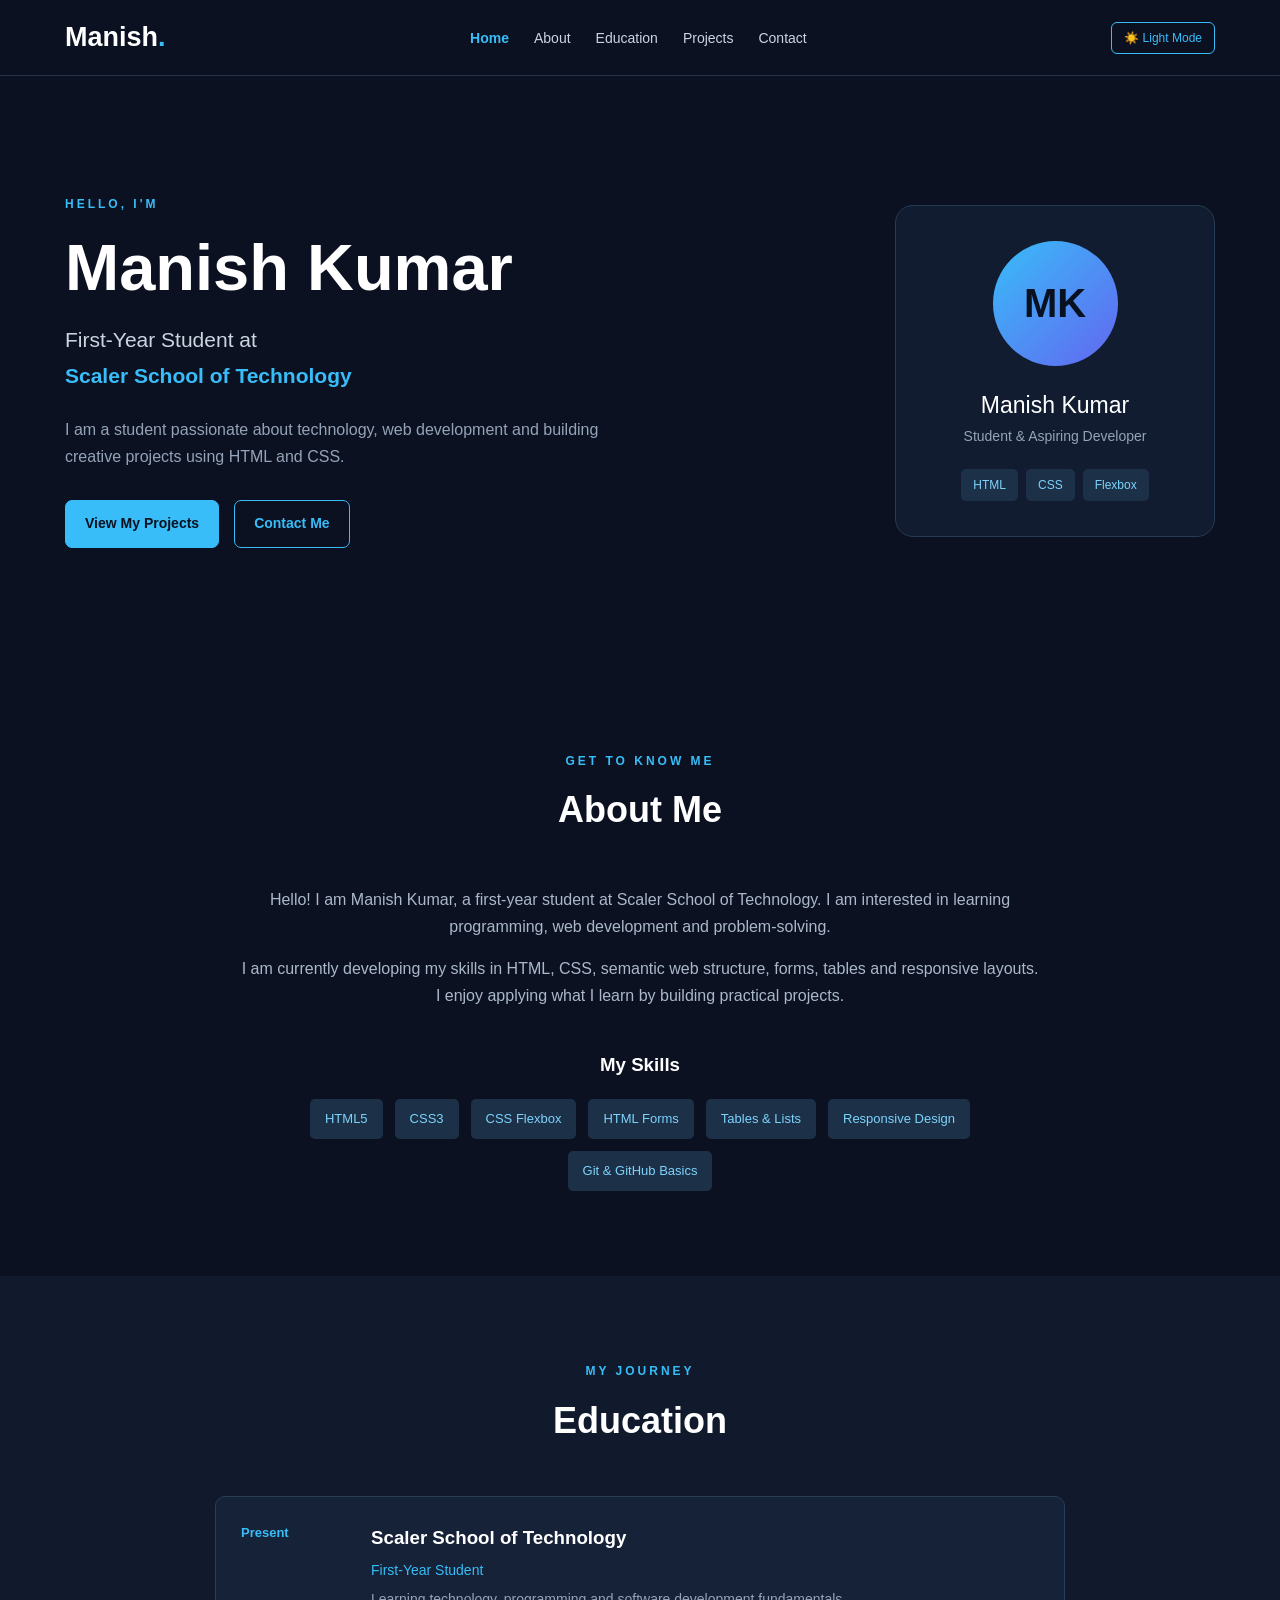
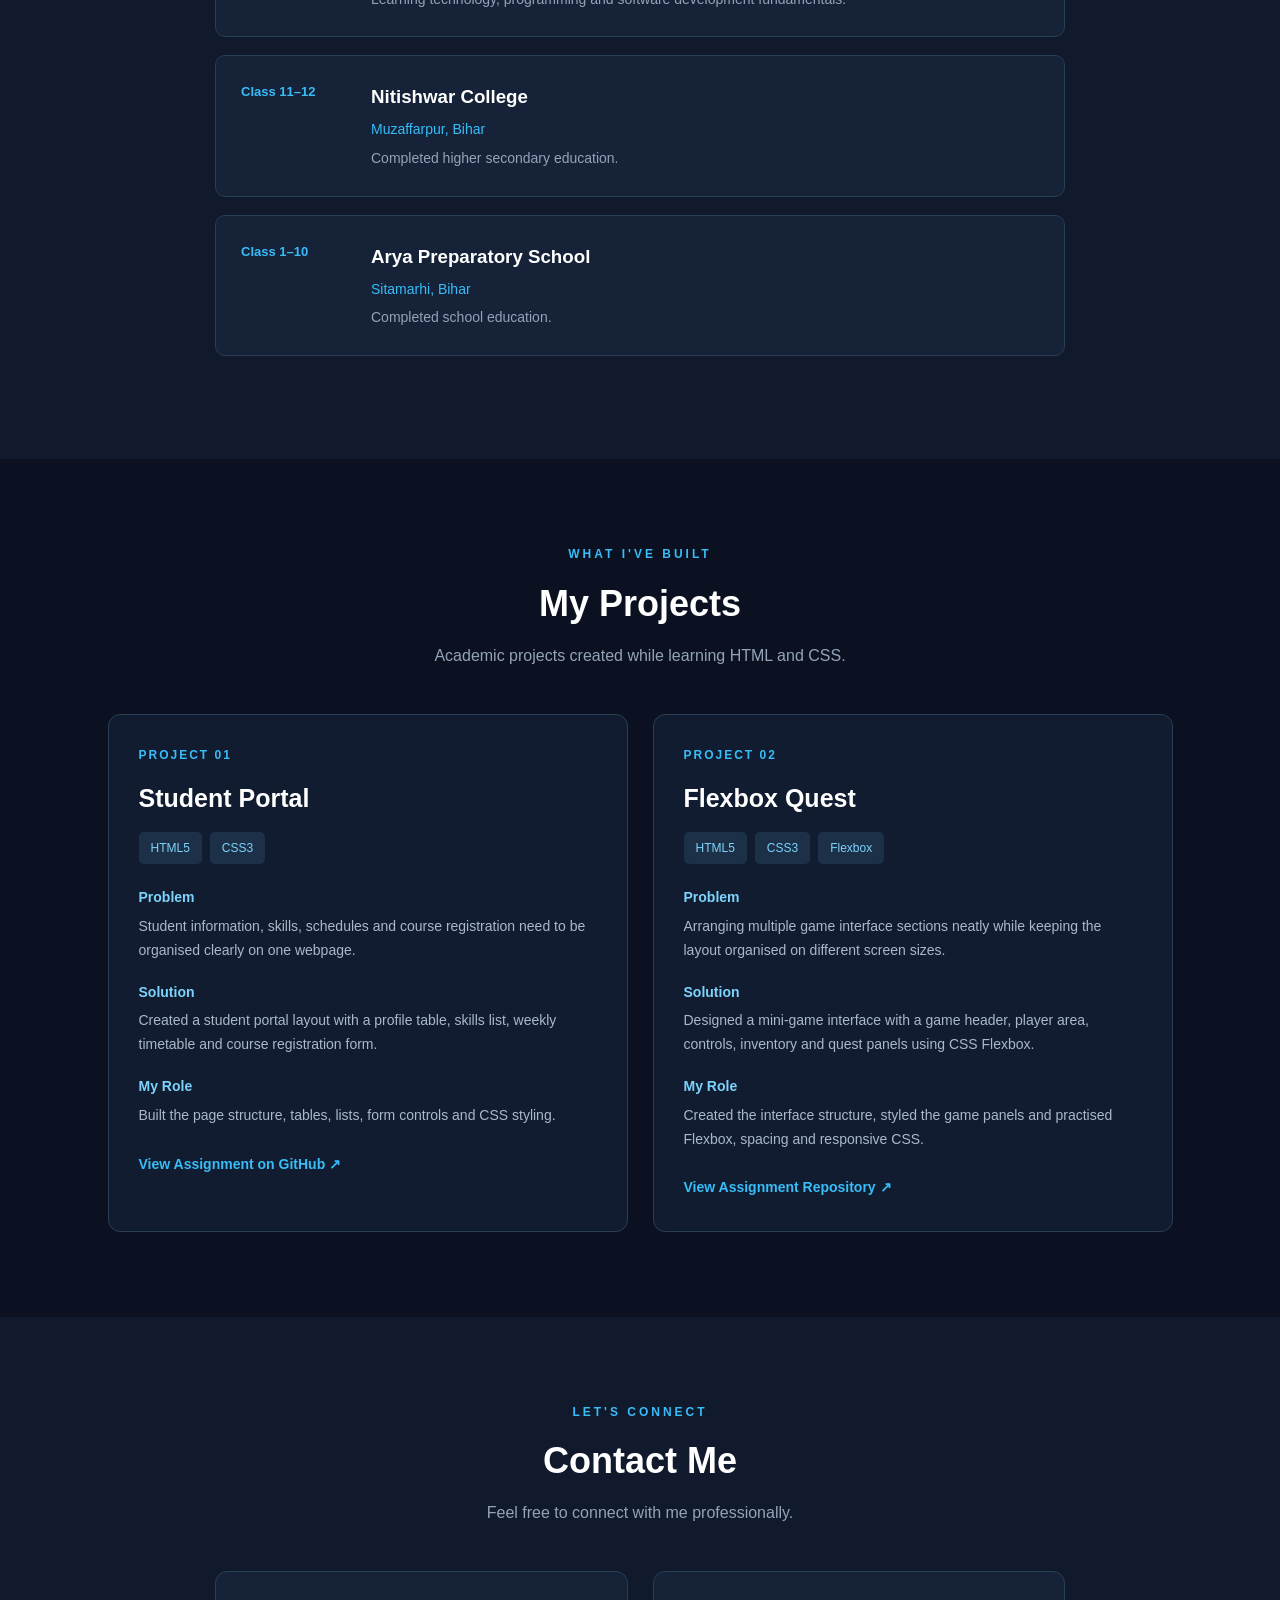
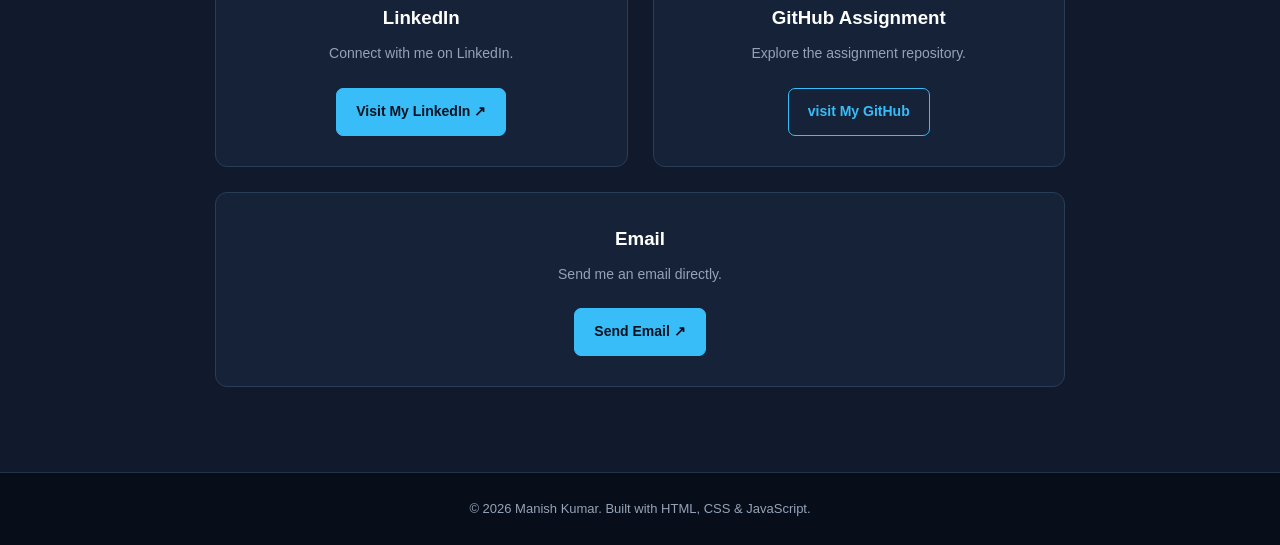
<file: index.html>
<!DOCTYPE html>
<html lang="en">
<head>
    <meta charset="UTF-8">
    <meta name="viewport" content="width=device-width, initial-scale=1.0">
    <title>Manish Kumar | Portfolio</title>
    <link rel="stylesheet" href="style.css">
</head>

<body>

    <!-- Navigation -->
    <header>
        <nav class="navbar">
            <a href="#home" class="logo">Manish<span>.</span></a>

            <ul class="nav-links">
                <li><a href="#home">Home</a></li>
                <li><a href="#about">About</a></li>
                <li><a href="#education">Education</a></li>
                <li><a href="#projects">Projects</a></li>
                <li><a href="#contact">Contact</a></li>
            </ul>
        </nav>
    </header>

    <main>

        <!-- Hero Section -->
        <section id="home" class="hero">
            <div class="hero-content">
                <p class="intro">HELLO, I'M</p>

                <h1>Manish Kumar</h1>

                <h2>First-Year Student at
                    <span>Scaler School of Technology</span>
                </h2>

                <p class="hero-description">
                    I am a student passionate about technology,
                    web development and building creative projects
                    using HTML and CSS.
                </p>

                <div class="hero-buttons">
                    <a href="#projects" class="btn primary-btn">
                        View My Projects
                    </a>

                    <a href="#contact" class="btn secondary-btn">
                        Contact Me
                    </a>
                </div>
            </div>

            <div class="hero-card">
                <div class="profile-circle">MK</div>
                <h2>Manish Kumar</h2>
                <p>Student & Aspiring Developer</p>

                <div class="profile-tags">
                    <span>HTML</span>
                    <span>CSS</span>
                    <span>Flexbox</span>
                </div>
            </div>
        </section>

        <!-- About Section -->
        <section id="about" class="section">
            <div class="section-heading">
                <p class="section-label">GET TO KNOW ME</p>
                <h2>About Me</h2>
            </div>

            <div class="about-content">
                <p>
                    Hello! I am Manish Kumar, a first-year student
                    at Scaler School of Technology. I am interested
                    in learning programming, web development and
                    problem-solving.
                </p>

                <p>
                    I am currently developing my skills in HTML,
                    CSS, semantic web structure, forms, tables and
                    responsive layouts. I enjoy applying what I
                    learn by building practical projects.
                </p>
            </div>

            <div class="skills">
                <h3>My Skills</h3>

                <div class="skill-list">
                    <span>HTML5</span>
                    <span>CSS3</span>
                    <span>CSS Flexbox</span>
                    <span>HTML Forms</span>
                    <span>Tables & Lists</span>
                    <span>Responsive Design</span>
                    <span>Git & GitHub Basics</span>
                </div>
            </div>
        </section>

        <!-- Education Section -->
        <section id="education" class="section alternate">
            <div class="section-heading">
                <p class="section-label">MY JOURNEY</p>
                <h2>Education</h2>
            </div>

            <div class="education-list">

                <article class="education-card">
                    <div class="education-year">Present</div>
                    <div>
                        <h3>Scaler School of Technology</h3>
                        <p class="education-level">
                            First-Year Student
                        </p>
                        <p>
                            Learning technology, programming and
                            software development fundamentals.
                        </p>
                    </div>
                </article>

                <article class="education-card">
                    <div class="education-year">Class 11–12</div>
                    <div>
                        <h3>Nitishwar College</h3>
                        <p class="education-level">
                            Muzaffarpur, Bihar
                        </p>
                        <p>Completed higher secondary education.</p>
                    </div>
                </article>

                <article class="education-card">
                    <div class="education-year">Class 1–10</div>
                    <div>
                        <h3>Arya Preparatory School</h3>
                        <p class="education-level">
                            Sitamarhi, Bihar
                        </p>
                        <p>Completed school education.</p>
                    </div>
                </article>

            </div>
        </section>

        <!-- Projects Section -->
        <section id="projects" class="section">
            <div class="section-heading">
                <p class="section-label">WHAT I'VE BUILT</p>
                <h2>My Projects</h2>
                <p class="heading-description">
                    Academic projects created while learning HTML and CSS.
                </p>
            </div>

            <div class="project-grid">

                <!-- Project 1 -->
                <article class="project-card">
                    <div class="project-number">PROJECT 01</div>

                    <h3>Student Portal</h3>

                    <div class="tech-stack">
                        <span>HTML5</span>
                        <span>CSS3</span>
                    </div>

                    <h4>Problem</h4>
                    <p>
                        Student information, skills, schedules and
                        course registration need to be organised
                        clearly on one webpage.
                    </p>

                    <h4>Solution</h4>
                    <p>
                        Created a student portal layout with a
                        profile table, skills list, weekly timetable
                        and course registration form.
                    </p>

                    <h4>My Role</h4>
                    <p>
                        Built the page structure, tables, lists,
                        form controls and CSS styling.
                    </p>

                    <a
                        href="https://github.com/manishkumar020410/portfolio-end-term/blob/main/assignment/assignment1.html"
                        target="_blank"
                        rel="noopener noreferrer"
                        class="project-link">
                        View Assignment on GitHub ↗
                    </a>
                </article>

                <!-- Project 2 -->
                <article class="project-card">
                    <div class="project-number">PROJECT 02</div>

                    <h3>Flexbox Quest</h3>

                    <div class="tech-stack">
                        <span>HTML5</span>
                        <span>CSS3</span>
                        <span>Flexbox</span>
                    </div>

                    <h4>Problem</h4>
                    <p>
                        Arranging multiple game interface sections
                        neatly while keeping the layout organised
                        on different screen sizes.
                    </p>

                    <h4>Solution</h4>
                    <p>
                        Designed a mini-game interface with a game
                        header, player area, controls, inventory
                        and quest panels using CSS Flexbox.
                    </p>

                    <h4>My Role</h4>
                    <p>
                        Created the interface structure, styled
                        the game panels and practised Flexbox,
                        spacing and responsive CSS.
                    </p>

                    <a
                        href="https://github.com/manishkumar020410/portfolio-end-term/blob/main/assignment/assignment2.html"
                        target="_blank"
                        rel="noopener noreferrer"
                        class="project-link">
                        View Assignment Repository ↗
                    </a>
                </article>

            </div>
        </section>

        <!-- Contact Section -->
        <section id="contact" class="section alternate">
            <div class="section-heading">
                <p class="section-label">LET'S CONNECT</p>
                <h2>Contact Me</h2>
                <p class="heading-description">
                    Feel free to connect with me professionally.
                </p>
            </div>

            <div class="contact-card">
                <div class="contact-item">
                    <h3>LinkedIn</h3>
                    <p>Connect with me on LinkedIn.</p>

                    <a
                        href="https://www.linkedin.com/in/manish-kumar-8936aa427/"
                        target="_blank"
                        rel="noopener noreferrer"
                        class="btn primary-btn">
                        Visit My LinkedIn ↗
                    </a>
                </div>

                <div class="contact-item">
                    <h3>GitHub Assignment</h3>
                    <p>Explore the assignment repository.</p>

                    <a
                        href="https://github.com/dashboard"
                        target="_blank"
                        rel="noopener noreferrer"
                        class="btn secondary-btn">
                        visit My GitHub
                    </a>
                </div>
                        <div class="contact-item">
                        <h3>Email</h3>
                        <p>Send me an email directly.</p>
                        <a
                         href="manishkumar020410@gmail.com" 
                        class="btn primary-btn">
                       Send Email ↗
                    </a>
                </div>
            </div>
        </section>

    </main>

    <!-- Footer -->
    <footer>
        <p>© 2026 Manish Kumar. Built with HTML & CSS.</p>
    </footer>
    <script src="script.js"></script>

</body>
</html>
</file>
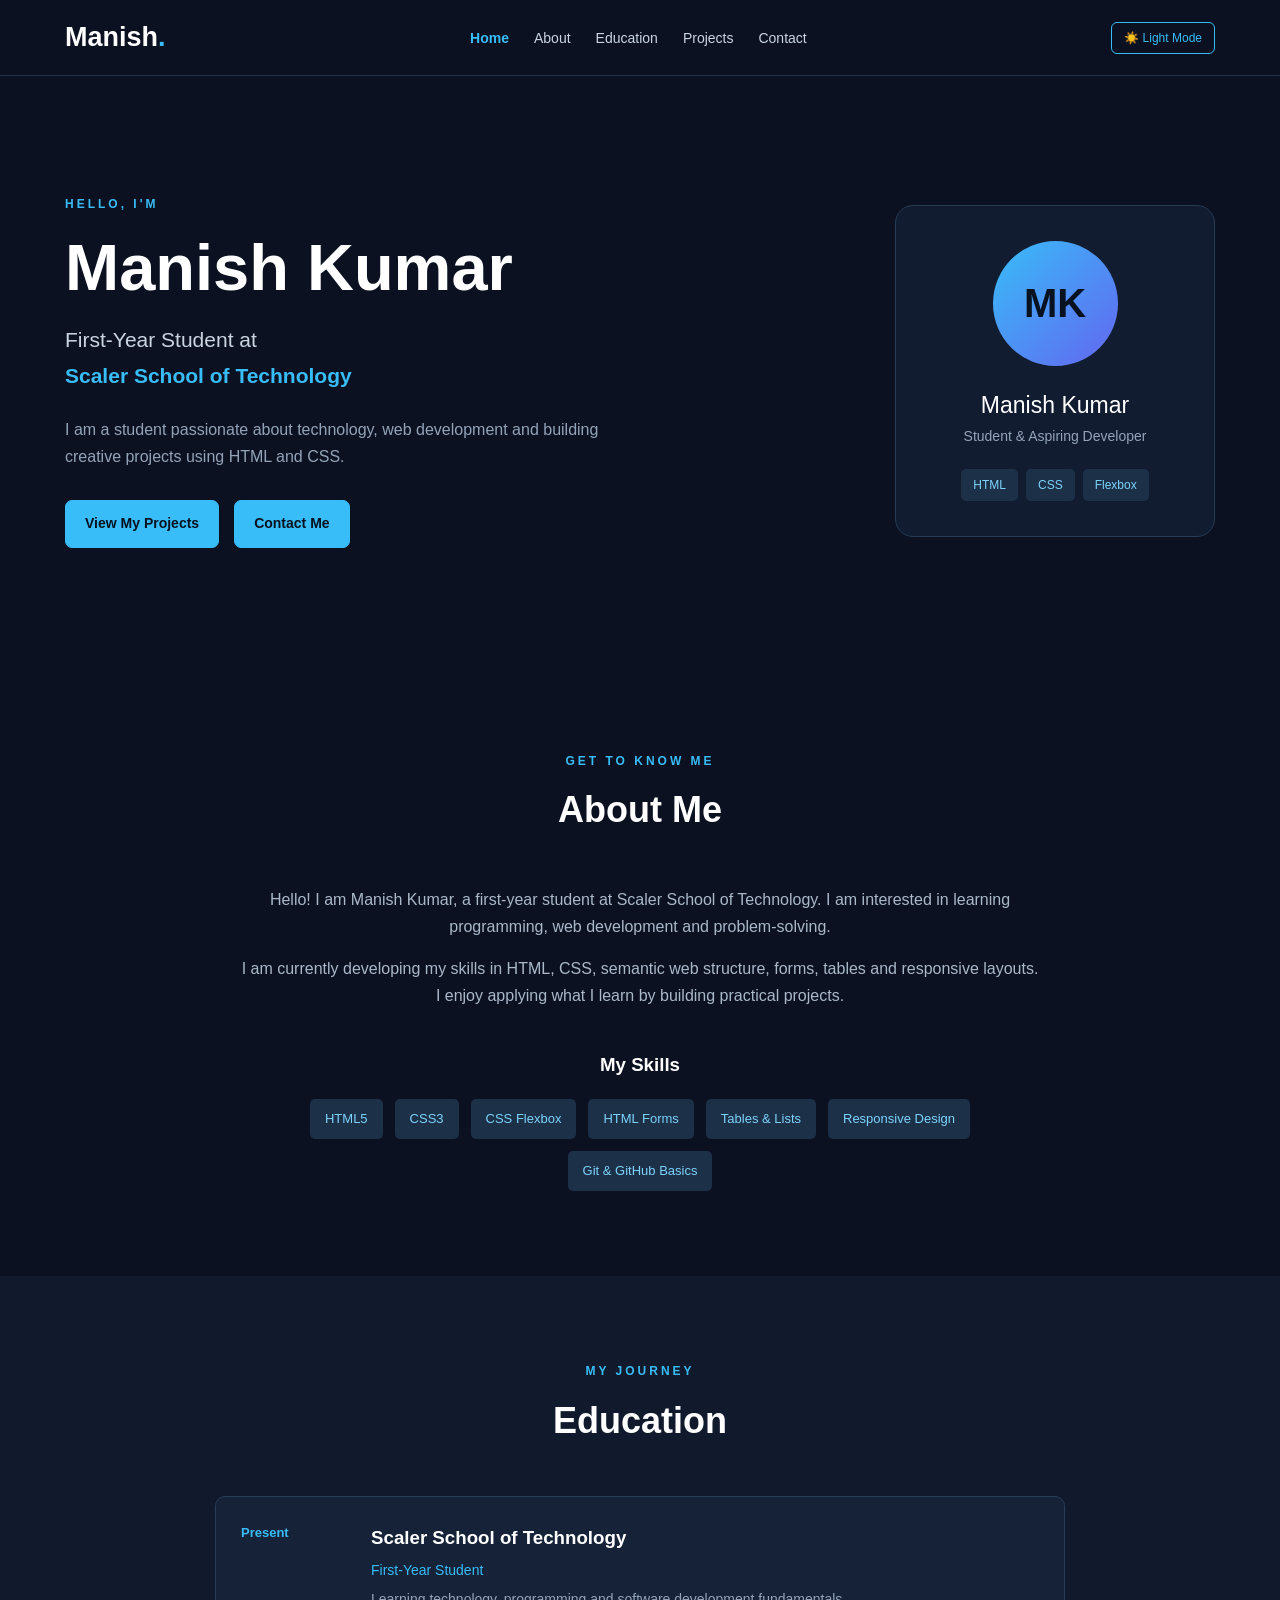
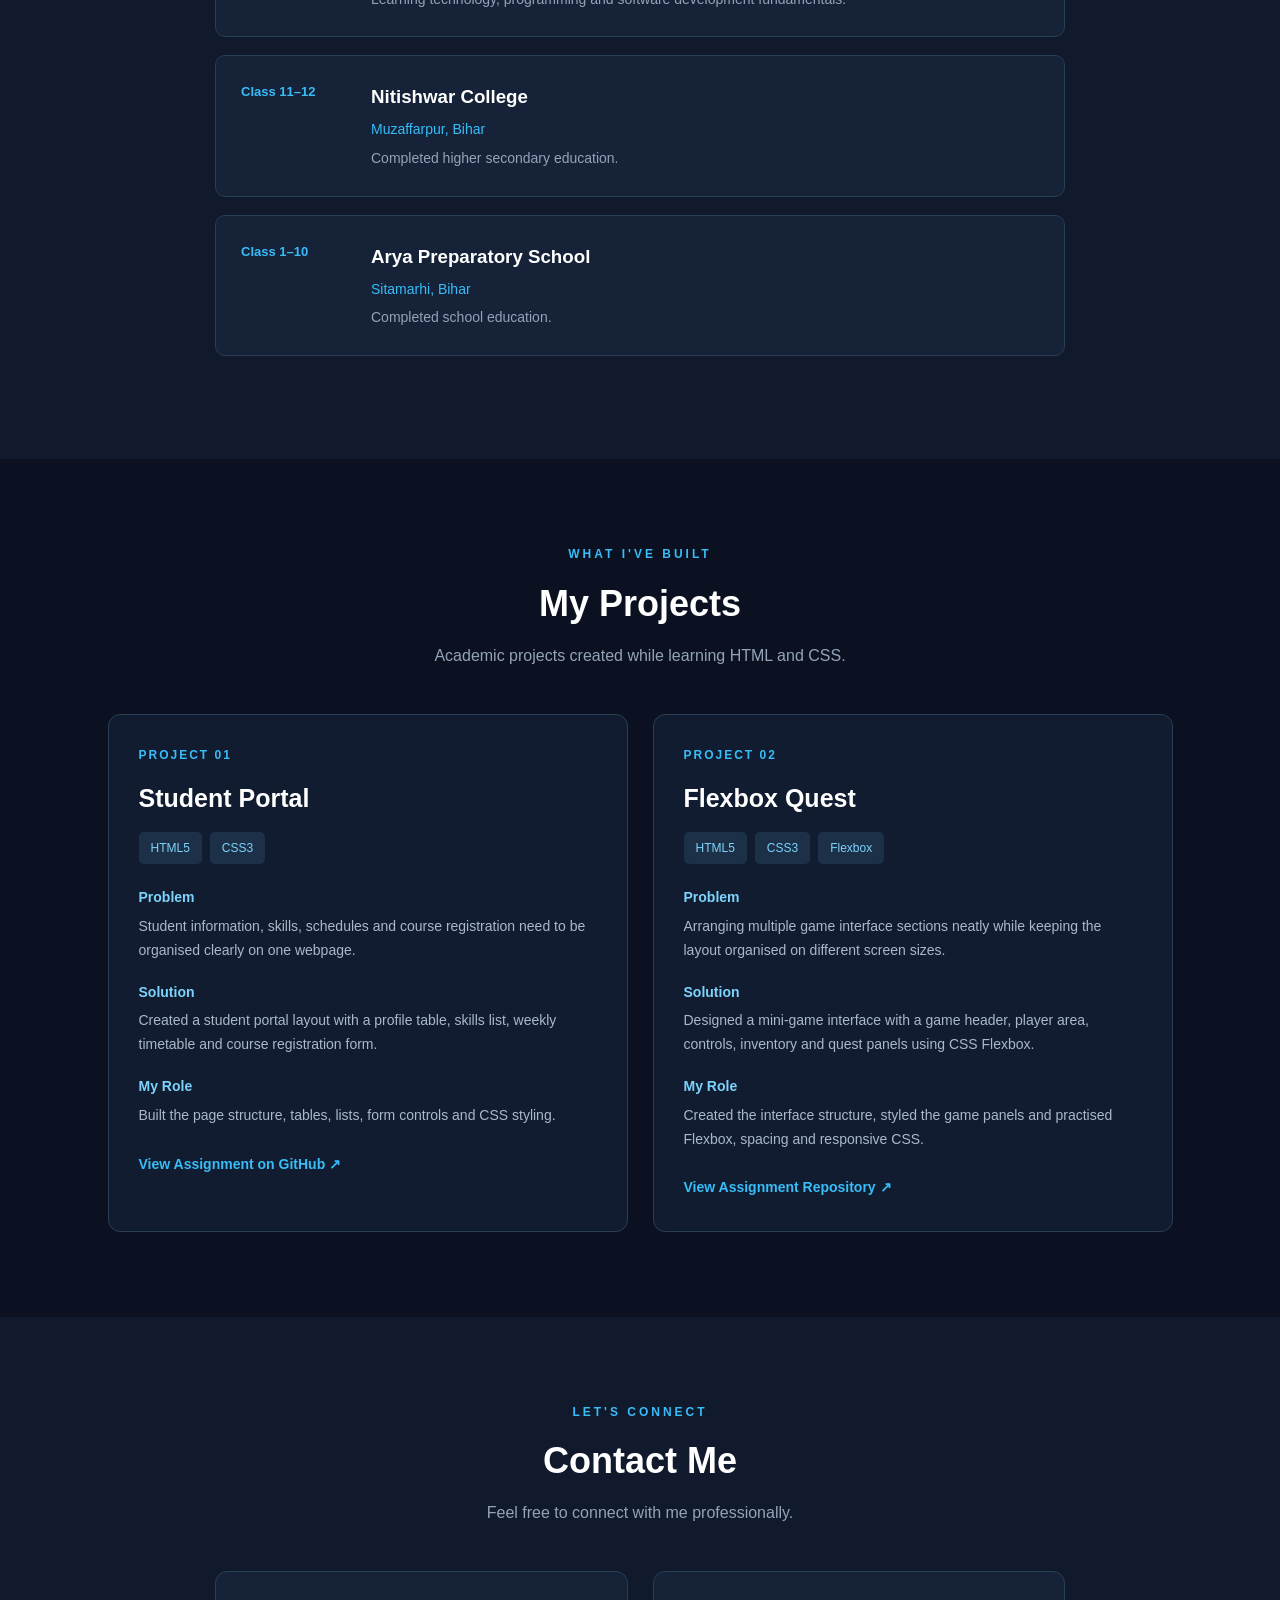
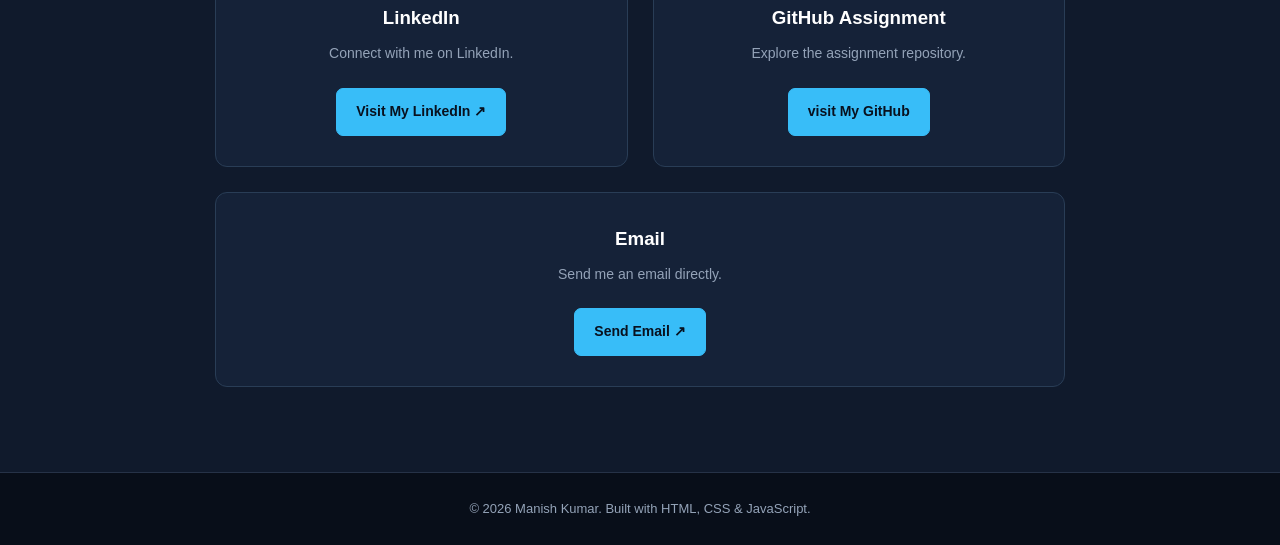
<file: portfolio/index.html>
<!DOCTYPE html>
<html lang="en">
<head>
    <meta charset="UTF-8">
    <meta name="viewport" content="width=device-width, initial-scale=1.0">
    <title>Manish Kumar | Portfolio</title>
    <link rel="stylesheet" href="style.css">
</head>

<body>

    <!-- Navigation -->
    <header>
        <nav class="navbar">
            <a href="#home" class="logo">Manish<span>.</span></a>

            <ul class="nav-links">
                <li><a href="#home">Home</a></li>
                <li><a href="#about">About</a></li>
                <li><a href="#education">Education</a></li>
                <li><a href="#projects">Projects</a></li>
                <li><a href="#contact">Contact</a></li>
            </ul>
        </nav>
    </header>

    <main>

        <!-- Hero Section -->
        <section id="home" class="hero">
            <div class="hero-content">
                <p class="intro">HELLO, I'M</p>

                <h1>Manish Kumar</h1>

                <h2>First-Year Student at
                    <span>Scaler School of Technology</span>
                </h2>

                <p class="hero-description">
                    I am a student passionate about technology,
                    web development and building creative projects
                    using HTML and CSS.
                </p>

                <div class="hero-buttons">
                    <a href="#projects" class="btn primary-btn">
                        View My Projects
                    </a>

                    <a href="#contact" class="btn primary-btn">
                        Contact Me
                    </a>
                </div>
            </div>

            <div class="hero-card">
                <div class="profile-circle">MK</div>
                <h2>Manish Kumar</h2>
                <p>Student & Aspiring Developer</p>

                <div class="profile-tags">
                    <span>HTML</span>
                    <span>CSS</span>
                    <span>Flexbox</span>
                </div>
            </div>
        </section>

        <!-- About Section -->
        <section id="about" class="section">
            <div class="section-heading">
                <p class="section-label">GET TO KNOW ME</p>
                <h2>About Me</h2>
            </div>

            <div class="about-content">
                <p>
                    Hello! I am Manish Kumar, a first-year student
                    at Scaler School of Technology. I am interested
                    in learning programming, web development and
                    problem-solving.
                </p>

                <p>
                    I am currently developing my skills in HTML,
                    CSS, semantic web structure, forms, tables and
                    responsive layouts. I enjoy applying what I
                    learn by building practical projects.
                </p>
            </div>

            <div class="skills">
                <h3>My Skills</h3>

                <div class="skill-list">
                    <span>HTML5</span>
                    <span>CSS3</span>
                    <span>CSS Flexbox</span>
                    <span>HTML Forms</span>
                    <span>Tables & Lists</span>
                    <span>Responsive Design</span>
                    <span>Git & GitHub Basics</span>
                </div>
            </div>
        </section>

        <!-- Education Section -->
        <section id="education" class="section alternate">
            <div class="section-heading">
                <p class="section-label">MY JOURNEY</p>
                <h2>Education</h2>
            </div>

            <div class="education-list">

                <article class="education-card">
                    <div class="education-year">Present</div>
                    <div>
                        <h3>Scaler School of Technology</h3>
                        <p class="education-level">
                            First-Year Student
                        </p>
                        <p>
                            Learning technology, programming and
                            software development fundamentals.
                        </p>
                    </div>
                </article>

                <article class="education-card">
                    <div class="education-year">Class 11–12</div>
                    <div>
                        <h3>Nitishwar College</h3>
                        <p class="education-level">
                            Muzaffarpur, Bihar
                        </p>
                        <p>Completed higher secondary education.</p>
                    </div>
                </article>

                <article class="education-card">
                    <div class="education-year">Class 1–10</div>
                    <div>
                        <h3>Arya Preparatory School</h3>
                        <p class="education-level">
                            Sitamarhi, Bihar
                        </p>
                        <p>Completed school education.</p>
                    </div>
                </article>

            </div>
        </section>

        <!-- Projects Section -->
        <section id="projects" class="section">
            <div class="section-heading">
                <p class="section-label">WHAT I'VE BUILT</p>
                <h2>My Projects</h2>
                <p class="heading-description">
                    Academic projects created while learning HTML and CSS.
                </p>
            </div>

            <div class="project-grid">

                <!-- Project 1 -->
                <article class="project-card">
                    <div class="project-number">PROJECT 01</div>

                    <h3>Student Portal</h3>

                    <div class="tech-stack">
                        <span>HTML5</span>
                        <span>CSS3</span>
                    </div>

                    <h4>Problem</h4>
                    <p>
                        Student information, skills, schedules and
                        course registration need to be organised
                        clearly on one webpage.
                    </p>

                    <h4>Solution</h4>
                    <p>
                        Created a student portal layout with a
                        profile table, skills list, weekly timetable
                        and course registration form.
                    </p>

                    <h4>My Role</h4>
                    <p>
                        Built the page structure, tables, lists,
                        form controls and CSS styling.
                    </p>

                    <a
                        href="https://github.com/manishkumar020410/portfolio-end-term/blob/main/assignment/assignment1.html"
                        target="_blank"
                        rel="noopener noreferrer"
                        class="project-link">
                        View Assignment on GitHub ↗
                    </a>
                </article>

                <!-- Project 2 -->
                <article class="project-card">
                    <div class="project-number">PROJECT 02</div>

                    <h3>Flexbox Quest</h3>

                    <div class="tech-stack">
                        <span>HTML5</span>
                        <span>CSS3</span>
                        <span>Flexbox</span>
                    </div>

                    <h4>Problem</h4>
                    <p>
                        Arranging multiple game interface sections
                        neatly while keeping the layout organised
                        on different screen sizes.
                    </p>

                    <h4>Solution</h4>
                    <p>
                        Designed a mini-game interface with a game
                        header, player area, controls, inventory
                        and quest panels using CSS Flexbox.
                    </p>

                    <h4>My Role</h4>
                    <p>
                        Created the interface structure, styled
                        the game panels and practised Flexbox,
                        spacing and responsive CSS.
                    </p>

                    <a
                        href="https://github.com/manishkumar020410/portfolio-end-term/blob/main/assignment/assignment2.html"
                        target="_blank"
                        rel="noopener noreferrer"
                        class="project-link">
                        View Assignment Repository ↗
                    </a>
                </article>

            </div>
        </section>

        <!-- Contact Section -->
        <section id="contact" class="section alternate">
            <div class="section-heading">
                <p class="section-label">LET'S CONNECT</p>
                <h2>Contact Me</h2>
                <p class="heading-description">
                    Feel free to connect with me professionally.
                </p>
            </div>

            <div class="contact-card">
                <div class="contact-item">
                    <h3>LinkedIn</h3>
                    <p>Connect with me on LinkedIn.</p>

                    <a
                        href="https://www.linkedin.com/in/manish-kumar-8936aa427/"
                        target="_blank"
                        rel="noopener noreferrer"
                        class="btn primary-btn">
                        Visit My LinkedIn ↗
                    </a>
                </div>

                <div class="contact-item">
                    <h3>GitHub Assignment</h3>
                    <p>Explore the assignment repository.</p>

                    <a
                        href="https://github.com/dashboard"
                        target="_blank"
                        rel="noopener noreferrer"
                        class="btn primary-btn">
                        visit My GitHub
                    </a>
                </div>
                        <div class="contact-item">
                        <h3>Email</h3>
                        <p>Send me an email directly.</p>
                        <a
                         href="mailto:manishkumar020410@gmail.com" 
                        class="btn primary-btn">
                       Send Email ↗
                    </a>
                </div>
            </div>
        </section>

    </main>

    <!-- Footer -->
    <footer>
        <p>© 2026 Manish Kumar. Built with HTML & CSS.</p>
    </footer>
    <script src="script.js"></script>

</body>
</html>
</file>
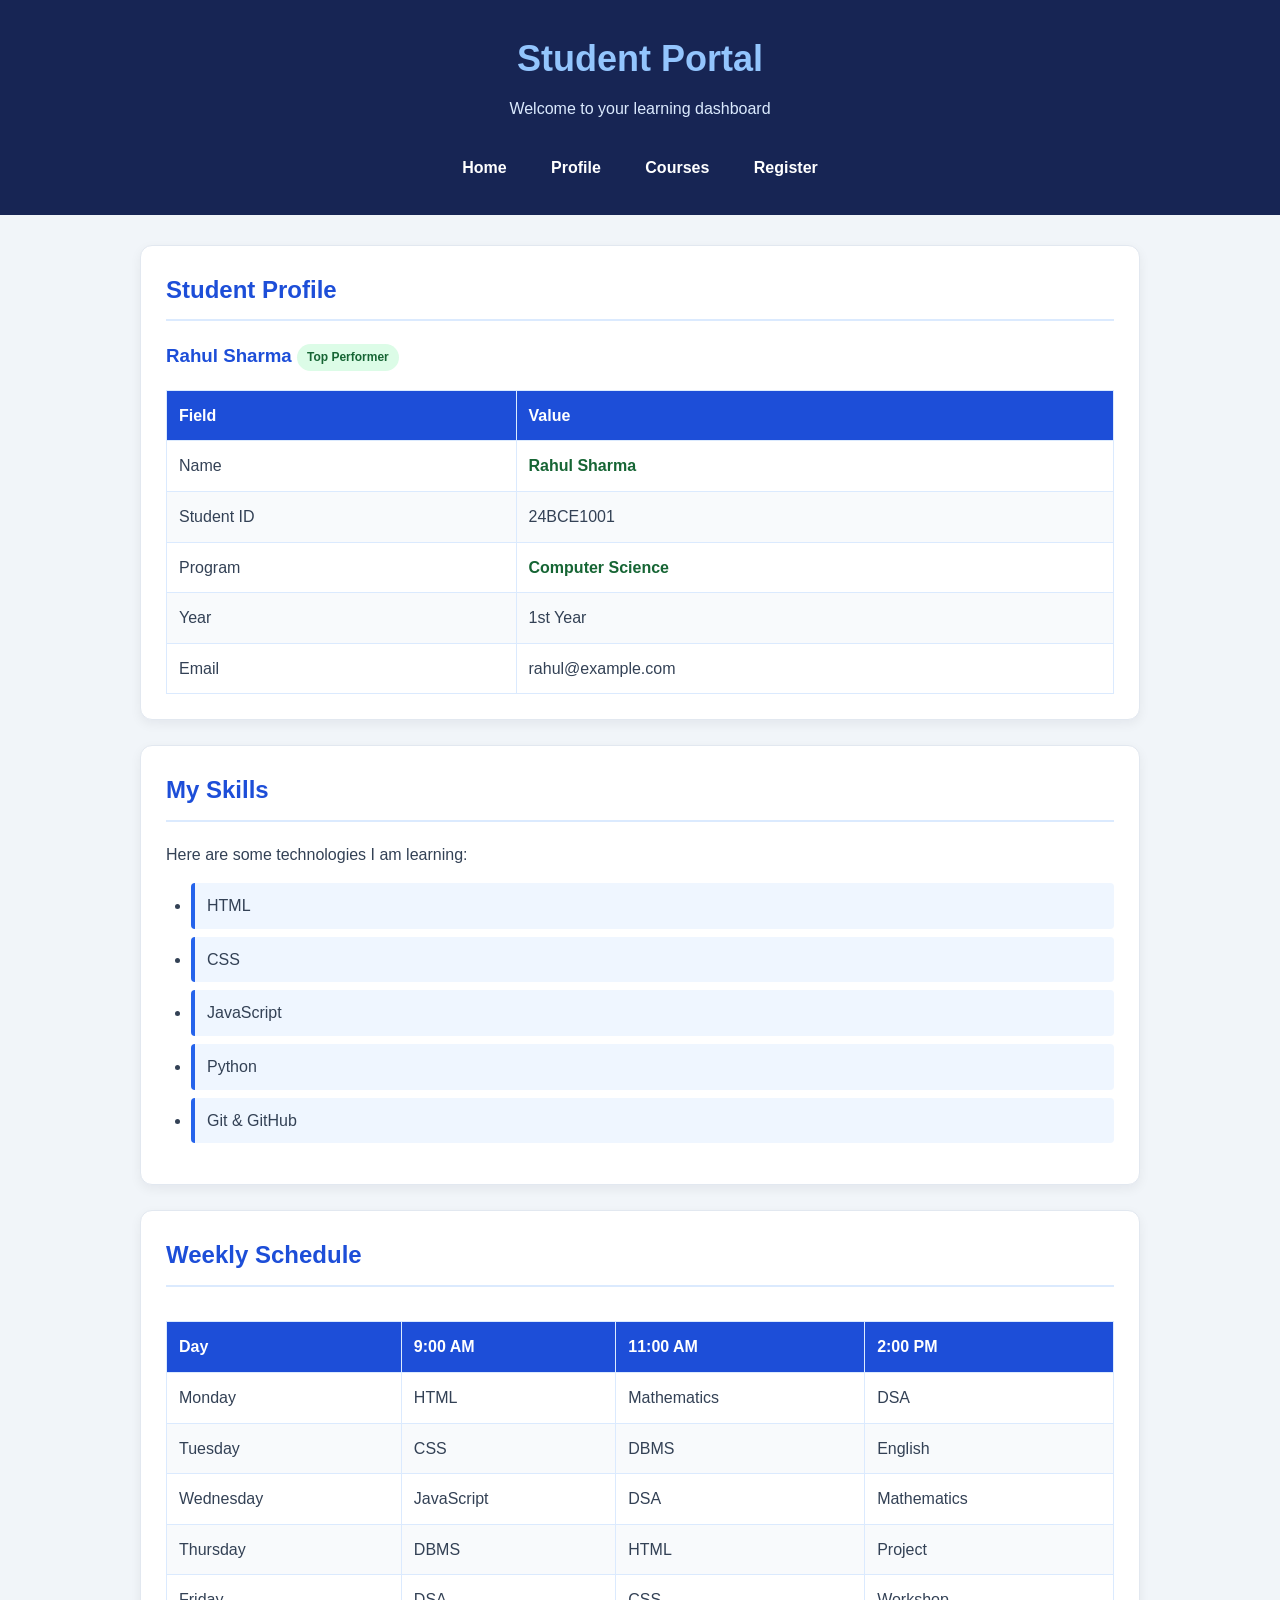
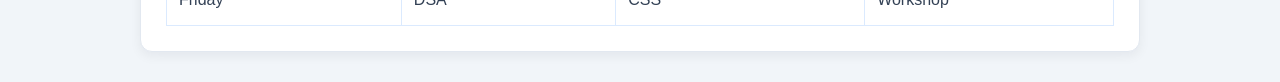
<file: assignment/assignment1.html>
<!DOCTYPE html>
<html lang="en">
<head>
    <meta charset="UTF-8">
    <meta name="viewport" content="width=device-width, initial-scale=1.0">
    <title>Student Portal</title>

    <!-- Link CSS File -->
    <link rel="stylesheet" href="assignment1.css">
</head>
<body>

    <!-- Header -->
    <header class="site-header">
        <h1>Student Portal</h1>
        <p>Welcome to your learning dashboard</p>

        <nav>
            <a href="#home">Home</a>
            <a href="#profile">Profile</a>
            <a href="#courses">Courses</a>
            <a href="#register">Register</a>
        </nav>
    </header>

    <main id="home">

        <!-- Student Profile -->
        <section id="profile" class="card">
            <h2>Student Profile</h2>

            <h3 id="student-name">
                Rahul Sharma
                <span class="badge">Top Performer</span>
            </h3>

            <table>
                <thead>
                    <tr>
                        <th>Field</th>
                        <th>Value</th>
                    </tr>
                </thead>
                <tbody>
                    <tr>
                        <td>Name</td>
                        <td class="highlight">Rahul Sharma</td>
                    </tr>
                    <tr>
                        <td>Student ID</td>
                        <td>24BCE1001</td>
                    </tr>
                    <tr>
                        <td>Program</td>
                        <td class="highlight">Computer Science</td>
                    </tr>
                    <tr>
                        <td>Year</td>
                        <td>1st Year</td>
                    </tr>
                    <tr>
                        <td>Email</td>
                        <td>rahul@example.com</td>
                    </tr>
                </tbody>
            </table>
        </section>

        <!-- My Skills -->
        <section id="skills" class="card">
            <h2>My Skills</h2>

            <p>Here are some technologies I am learning:</p>

            <ul class="skills-list">
                <li>HTML</li>
                <li>CSS</li>
                <li>JavaScript</li>
                <li>Python</li>
                <li>Git & GitHub</li>
            </ul>
        </section>

        <!-- Weekly Schedule -->
        <section id="courses" class="card">
            <h2>Weekly Schedule</h2>

            <div class="table-wrapper">
                <table>
                    <thead>
                        <tr>
                            <th>Day</th>
                            <th>9:00 AM</th>
                            <th>11:00 AM</th>
                            <th>2:00 PM</th>
                        </tr>
                    </thead>
                    <tbody>
                        <tr>
                            <td>Monday</td>
                            <td>HTML</td>
                            <td>Mathematics</td>
                            <td>DSA</td>
                        </tr>
                        <tr>
                            <td>Tuesday</td>
                            <td>CSS</td>
                            <td>DBMS</td>
                            <td>English</td>
                        </tr>
                        <tr>
                            <td>Wednesday</td>
                            <td>JavaScript</td>
                            <td>DSA</td>
                            <td>Mathematics</td>
                        </tr>
                        <tr>
                            <td>Thursday</td>
                            <td>DBMS</td>
                            <td>HTML</td>
                            <td>Project</td>
                        </tr>
                        <tr>
                            <td>Friday</td>
                            <td>DSA</td>
                            <td>CSS</td>
                            <td>Workshop</td>
                        </tr>
                    </tbody>
                </table>
            </div>
        </section>

        <!-- Course R
</file>
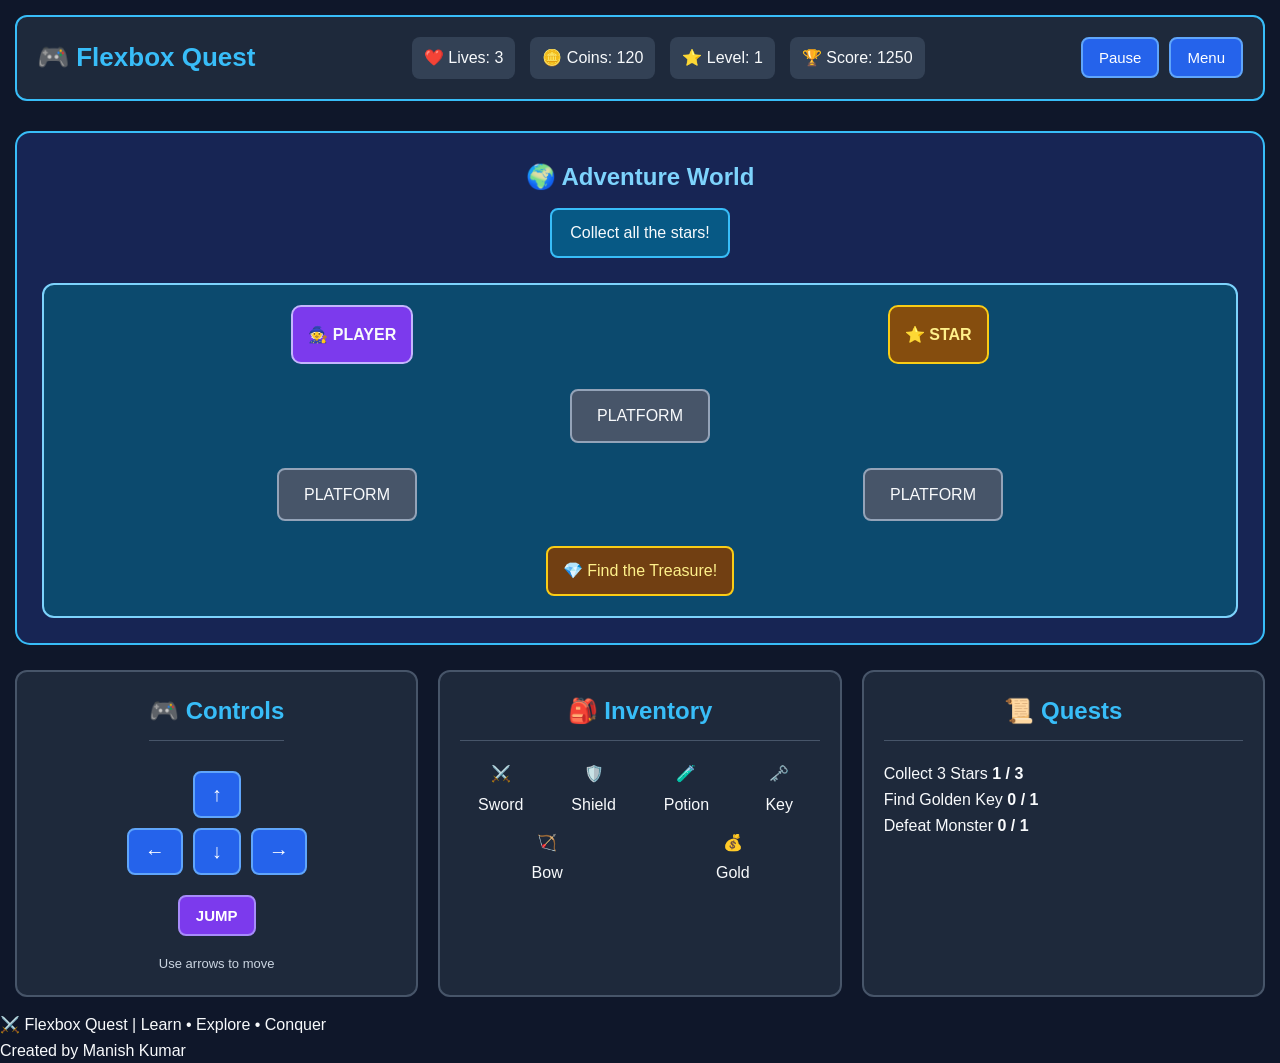
<file: assignment/assignment2.html>
<!DOCTYPE html>
<html lang="en">
<head>
    <meta charset="UTF-8">
    <meta name="viewport" content="width=device-width, initial-scale=1.0">
    <title>Flexbox Quest</title>
    <link rel="stylesheet" href="assignment2.css">
</head>
<body>

    <header class="game-header">
        <h1>🎮 Flexbox Quest</h1>

        <div class="game-info">
            <span>❤️ Lives: 3</span>
            <span>🪙 Coins: 120</span>
            <span>⭐ Level: 1</span>
            <span>🏆 Score: 1250</span>
        </div>

        <div class="header-actions">
            <button>Pause</button>
            <button>Menu</button>
        </div>
    </header>

    <main class="container">

        <section class="game-area">
            <h2>🌍 Adventure World</h2>
            <p class="game-message">Collect all the stars!</p>

            <div class="game-world">
                <div class="world-row">
                    <div class="player">🧙 PLAYER</div>
                    <div class="star">⭐ STAR</div>
                </div>

                <div class="platform-row">
                    <div class="platform">PLATFORM</div>
                </div>

                <div class="world-row">
                    <div class="platform">PLATFORM</div>
                    <div class="platform">PLATFORM</div>
                </div>

                <div class="treasure">💎 Find the Treasure!</div>
            </div>
        </section>

        <section class="game-panels">

            <div class="panel controls">
                <h2>🎮 Controls</h2>

                <div class="control-row">
                    <button>↑</button>
                </div>

                <div class="control-row">
                    <button>←</button>
                    <button>↓</button>
                    <button>→</button>
                </div>

                <div class="jump-row">
                    <button class="jump-button">JUMP</button>
                </div>

                <p class="hint">Use arrows to move</p>
            </div>

            <div class="panel inventory">
                <h2>🎒 Inventory</h2>

                <div class="inventory-items">
                    <div class="item">⚔️<span>Sword</span></div>
                    <div class="item">🛡️<span>Shield</span></div>
                    <div class="item">🧪<span>Potion</span></div>
                    <div class="item">🗝️<span>Key</span></div>
                    <div class="item">🏹<span>Bow</span></div>
                    <div class="item">💰<span>Gold</span></div>
                </div>
            </div>

            <div class="panel quest">
                <h2>📜 Quests</h2>

                <div class="quest-item">
                    <span>Collect 3 Stars</span>
                    <strong>1 / 3</strong>
                </div>

                <div class="quest-item">
                    <span>Find Golden Key</span>
                    <strong>0 / 1</strong>
                </div>

                <div class="quest-item">
                    <span>Defeat Monster</span>
                    <strong>0 / 1</strong>
                </div>
            </div>

        </section>
    </main>

    <footer>
        <p>⚔️ Flexbox Quest | Learn • Explore • Conquer</p>
        <p>Created by Manish Kumar</p>
    </footer>

</body>
</html>
</file>
<file: style.css>
/* ===== General Styles ===== */
* {
    margin: 0;
    padding: 0;
    box-sizing: border-box;
}

html {
    scroll-behavior: smooth;
    scroll-padding-top: 85px;
}

body {
    font-family: Arial, Helvetica, sans-serif;
    background-color: #0b1120;
    color: #e5e7eb;
    line-height: 1.7;
}

a {
    text-decoration: none;
    color: inherit;
}

ul {
    list-style: none;
}

section {
    scroll-margin-top: 75px;
}

/* ===== Navigation ===== */
header {
    background-color: #0b1120;
    border-bottom: 1px solid #263247;
    position: sticky;
    top: 0;
    z-index: 10;
}

.navbar {
    width: 90%;
    max-width: 1150px;
    margin: auto;
    min-height: 75px;
    display: flex;
    justify-content: space-between;
    align-items: center;
    gap: 20px;
}

.logo {
    font-size: 27px;
    font-weight: bold;
    color: #ffffff;
}

.logo span {
    color: #38bdf8;
}

.nav-links {
    display: flex;
    align-items: center;
    flex-wrap: wrap;
    gap: 25px;
}

.nav-links a {
    color: #cbd5e1;
    font-size: 14px;
    transition: color 0.3s ease;
}

.nav-links a:hover {
    color: #38bdf8;
}

/* ===== Hero Section ===== */
.hero {
    width: 90%;
    max-width: 1150px;
    min-height: 590px;
    margin: auto;
    padding: 90px 0;
    display: flex;
    justify-content: space-between;
    align-items: center;
    flex-wrap: wrap;
    gap: 50px;
}

.hero-content {
    flex: 1 1 400px;
}

.intro,
.section-label {
    color: #38bdf8;
    font-size: 12px;
    font-weight: bold;
    letter-spacing: 3px;
}

.hero h1 {
    font-size: clamp(38px, 6vw, 65px);
    line-height: 1.2;
    margin: 15px 0;
    color: #ffffff;
}

.hero h2 {
    font-size: 21px;
    font-weight: normal;
    color: #cbd5e1;
}

.hero h2 span {
    display: block;
    color: #38bdf8;
    font-weight: bold;
}

.hero-description {
    max-width: 550px;
    color: #94a3b8;
    margin: 22px 0 30px;
}

.hero-buttons {
    display: flex;
    flex-wrap: wrap;
    gap: 15px;
}

/* ===== Buttons ===== */
.btn {
    display: inline-block;
    padding: 11px 19px;
    border: 1px solid #38bdf8;
    border-radius: 7px;
    font-size: 14px;
    font-weight: bold;
    text-align: center;
    transition: 0.3s ease;
}

.primary-btn {
    background-color: #38bdf8;
    color: #08111f;
}

.primary-btn:hover {
    background-color: #7dd3fc;
    transform: translateY(-2px);
}

.secondary-btn {
    color: #38bdf8;
    background-color: transparent;
}

.secondary-btn:hover {
    background-color: #17263b;
    transform: translateY(-2px);
}

/* ===== Profile Card ===== */
.hero-card {
    flex: 0 1 320px;
    padding: 35px 25px;
    text-align: center;
    background-color: #111c30;
    border: 1px solid #263b54;
    border-radius: 18px;
}

.profile-circle {
    width: 125px;
    height: 125px;
    margin: 0 auto 20px;
    display: flex;
    justify-content: center;
    align-items: center;
    border-radius: 50%;
    background: linear-gradient(135deg, #38bdf8, #6366f1);
    color: #08111f;
    font-size: 40px;
    font-weight: bold;
}

.hero-card h2 {
    color: #ffffff;
    font-size: 23px;
}

.hero-card p {
    color: #94a3b8;
    font-size: 14px;
}

.profile-tags {
    display: flex;
    justify-content: center;
    flex-wrap: wrap;
    gap: 8px;
    margin-top: 20px;
}

.profile-tags span,
.skill-list span,
.tech-stack span {
    padding: 6px 12px;
    border-radius: 5px;
    background-color: #1c3048;
    color: #7dd3fc;
    font-size: 12px;
}

/* ===== Shared Sections ===== */
.section {
    padding: 85px 5%;
}

.alternate {
    background-color: #101a2c;
}

.section-heading {
    max-width: 750px;
    margin: 0 auto 45px;
    text-align: center;
}

.section-heading h2 {
    color: #ffffff;
    font-size: 36px;
    margin: 8px 0;
}

.heading-description {
    color: #94a3b8;
}

.about-content {
    max-width: 800px;
    margin: auto;
    color: #aab8ca;
    text-align: center;
}

.about-content p {
    margin-bottom: 15px;
}

/* ===== Skills ===== */
.skills {
    max-width: 800px;
    margin: 40px auto 0;
    text-align: center;
}

.skills h3 {
    color: #ffffff;
    margin-bottom: 18px;
}

.skill-list {
    display: flex;
    justify-content: center;
    flex-wrap: wrap;
    gap: 12px;
}

.skill-list span {
    padding: 9px 15px;
    font-size: 13px;
}

/* ===== Education ===== */
.education-list {
    max-width: 850px;
    margin: auto;
}

.education-card {
    display: flex;
    align-items: flex-start;
    gap: 25px;
    padding: 25px;
    margin-bottom: 18px;
    background-color: #152238;
    border: 1px solid #293d56;
    border-radius: 10px;
}

.education-year {
    flex: 0 0 105px;
    color: #38bdf8;
    font-size: 13px;
    font-weight: bold;
}

.education-card h3 {
    color: #ffffff;
    margin-bottom: 5px;
}

.education-card p {
    color: #94a3b8;
    font-size: 14px;
}

.education-card .education-level {
    color: #38bdf8;
    margin-bottom: 5px;
}

/* ===== Projects ===== */
.project-grid {
    display: flex;
    align-items: stretch;
    justify-content: center;
    flex-wrap: wrap;
    gap: 25px;
    max-width: 1100px;
    margin: auto;
}

.project-card {
    flex: 1 1 400px;
    max-width: 520px;
    padding: 30px;
    background-color: #111c30;
    border: 1px solid #293d56;
    border-radius: 12px;
    transition: transform 0.3s ease,
                border-color 0.3s ease;
}

.project-card:hover {
    transform: translateY(-5px);
    border-color: #38bdf8;
}

.project-number {
    color: #38bdf8;
    font-size: 12px;
    font-weight: bold;
    letter-spacing: 2px;
}

.project-card h3 {
    color: #ffffff;
    font-size: 25px;
    margin: 12px 0;
}

.tech-stack {
    display: flex;
    flex-wrap: wrap;
    gap: 8px;
    margin-bottom: 22px;
}

.project-card h4 {
    color: #7dd3fc;
    font-size: 14px;
    margin: 18px 0 5px;
}

.project-card p {
    color: #aab8ca;
    font-size: 14px;
}

.project-link {
    display: inline-block;
    margin-top: 25px;
    color: #38bdf8;
    font-size: 14px;
    font-weight: bold;
}

.project-link:hover {
    color: #ffffff;
}

/* ===== Contact ===== */
.contact-card {
    max-width: 850px;
    margin: auto;
    display: flex;
    flex-wrap: wrap;
    gap: 25px;
}

.contact-item {
    flex: 1 1 280px;
    padding: 30px;
    text-align: center;
    background-color: #152238;
    border: 1px solid #293d56;
    border-radius: 12px;
}

.contact-item h3 {
    color: #ffffff;
    margin-bottom: 8px;
}

.contact-item p {
    color: #94a3b8;
    margin-bottom: 22px;
    font-size: 14px;
}

/* ===== Footer ===== */
footer {
    padding: 25px 5%;
    text-align: center;
    background-color: #080e19;
    border-top: 1px solid #263247;
    color: #94a3b8;
    font-size: 13px;
}

/* ===== Responsive Design ===== */
@media (max-width: 768px) {
    .navbar {
        padding: 15px 0;
        flex-direction: column;
    }

    .nav-links {
        justify-content: center;
        gap: 12px 18px;
    }

    .hero {
        min-height: auto;
        padding: 65px 0;
        gap: 35px;
    }

    .hero-content {
        text-align: center;
    }

    .hero-description {
        margin-left: auto;
        margin-right: auto;
    }

    .hero-buttons {
        justify-content: center;
    }

    .hero-card {
        flex-basis: 100%;
        max-width: 400px;
        margin: auto;
    }

    .section {
        padding: 65px 5%;
    }

    .section-heading h2 {
        font-size: 30px;
    }

    .education-card {
        flex-direction: column;
        gap: 8px;
    }

    .project-card {
        flex-basis: 100%;
    }
}

@media (max-width: 420px) {
    .nav-links {
        gap: 10px 13px;
    }

    .nav-links a {
        font-size: 12px;
    }

    .hero h1 {
        font-size: 38px;
    }

    .hero h2 {
        font-size: 18px;
    }

    .project-card {
        padding: 22px;
    }

    .btn {
        padding: 10px 13px;
        font-size: 12px;
    }
}
/* ===== JavaScript Features ===== */

/* Active navigation link */
.nav-links a.active {
    color: #38bdf8;
    font-weight: bold;
}

/* Theme toggle button */
.theme-button {
    padding: 8px 12px;
    border: 1px solid #38bdf8;
    border-radius: 6px;
    background: transparent;
    color: #38bdf8;
    cursor: pointer;
    font-size: 12px;
}

/* Back to top button */
.back-to-top {
    position: fixed;
    right: 20px;
    bottom: 20px;
    width: 45px;
    height: 45px;
    border: none;
    border-radius: 50%;
    background: #38bdf8;
    color: #08111f;
    font-size: 25px;
    cursor: pointer;
    display: none;
    z-index: 100;
}

.back-to-top.show {
    display: block;
}

/* Light mode */
body.light-mode {
    background-color: #f1f5f9;
    color: #1e293b;
}

body.light-mode header,
body.light-mode footer {
    background-color: #ffffff;
}

body.light-mode .alternate {
    background-color: #e2e8f0;
}

body.light-mode .hero-card,
body.light-mode .project-card,
body.light-mode .education-card,
body.light-mode .contact-item {
    background-color: #ffffff;
    border-color: #cbd5e1;
}

body.light-mode h1,
body.light-mode h2,
body.light-mode h3 {
    color: #0f172a;
}

body.light-mode .hero-description,
body.light-mode .about-content,
body.light-mode .project-card p,
body.light-mode .education-card p,
body.light-mode .contact-item p {
    color: #475569;
}

body.light-mode .logo {
    color: #0f172a;
}

body.light-mode .nav-links a {
    color: #334155;
}

body.light-mode .nav-links a.active {
    color: #0284c7;
}

/* Mobile layout for theme button */
@media (max-width: 768px) {
    .theme-button {
        margin-top: 8px;
    }
}
</file>
<file: portfolio/style.css>
/* ===== General Styles ===== */
* {
    margin: 0;
    padding: 0;
    box-sizing: border-box;
}

html {
    scroll-behavior: smooth;
    scroll-padding-top: 85px;
}

body {
    font-family: Arial, Helvetica, sans-serif;
    background-color: #0b1120;
    color: #e5e7eb;
    line-height: 1.7;
}

a {
    text-decoration: none;
    color: inherit;
}

ul {
    list-style: none;
}

section {
    scroll-margin-top: 75px;
}

/* ===== Navigation ===== */
header {
    background-color: #0b1120;
    border-bottom: 1px solid #263247;
    position: sticky;
    top: 0;
    z-index: 10;
}

.navbar {
    width: 90%;
    max-width: 1150px;
    margin: auto;
    min-height: 75px;
    display: flex;
    justify-content: space-between;
    align-items: center;
    gap: 20px;
}

.logo {
    font-size: 27px;
    font-weight: bold;
    color: #ffffff;
}

.logo span {
    color: #38bdf8;
}

.nav-links {
    display: flex;
    align-items: center;
    flex-wrap: wrap;
    gap: 25px;
}

.nav-links a {
    color: #cbd5e1;
    font-size: 14px;
    transition: color 0.3s ease;
}

.nav-links a:hover {
    color: #38bdf8;
}

/* ===== Hero Section ===== */
.hero {
    width: 90%;
    max-width: 1150px;
    min-height: 590px;
    margin: auto;
    padding: 90px 0;
    display: flex;
    justify-content: space-between;
    align-items: center;
    flex-wrap: wrap;
    gap: 50px;
}

.hero-content {
    flex: 1 1 400px;
}

.intro,
.section-label {
    color: #38bdf8;
    font-size: 12px;
    font-weight: bold;
    letter-spacing: 3px;
}

.hero h1 {
    font-size: clamp(38px, 6vw, 65px);
    line-height: 1.2;
    margin: 15px 0;
    color: #ffffff;
}

.hero h2 {
    font-size: 21px;
    font-weight: normal;
    color: #cbd5e1;
}

.hero h2 span {
    display: block;
    color: #38bdf8;
    font-weight: bold;
}

.hero-description {
    max-width: 550px;
    color: #94a3b8;
    margin: 22px 0 30px;
}

.hero-buttons {
    display: flex;
    flex-wrap: wrap;
    gap: 15px;
}

/* ===== Buttons ===== */
.btn {
    display: inline-block;
    padding: 11px 19px;
    border: 1px solid #38bdf8;
    border-radius: 7px;
    font-size: 14px;
    font-weight: bold;
    text-align: center;
    transition: 0.3s ease;
}

.primary-btn {
    background-color: #38bdf8;
    color: #08111f;
}

.primary-btn:hover {
    background-color: #7dd3fc;
    transform: translateY(-2px);
}

.secondary-btn {
    color: #38bdf8;
    background-color: transparent;
}

.secondary-btn:hover {
    background-color: #17263b;
    transform: translateY(-2px);
}

/* ===== Profile Card ===== */
.hero-card {
    flex: 0 1 320px;
    padding: 35px 25px;
    text-align: center;
    background-color: #111c30;
    border: 1px solid #263b54;
    border-radius: 18px;
}

.profile-circle {
    width: 125px;
    height: 125px;
    margin: 0 auto 20px;
    display: flex;
    justify-content: center;
    align-items: center;
    border-radius: 50%;
    background: linear-gradient(135deg, #38bdf8, #6366f1);
    color: #08111f;
    font-size: 40px;
    font-weight: bold;
}

.hero-card h2 {
    color: #ffffff;
    font-size: 23px;
}

.hero-card p {
    color: #94a3b8;
    font-size: 14px;
}

.profile-tags {
    display: flex;
    justify-content: center;
    flex-wrap: wrap;
    gap: 8px;
    margin-top: 20px;
}

.profile-tags span,
.skill-list span,
.tech-stack span {
    padding: 6px 12px;
    border-radius: 5px;
    background-color: #1c3048;
    color: #7dd3fc;
    font-size: 12px;
}

/* ===== Shared Sections ===== */
.section {
    padding: 85px 5%;
}

.alternate {
    background-color: #101a2c;
}

.section-heading {
    max-width: 750px;
    margin: 0 auto 45px;
    text-align: center;
}

.section-heading h2 {
    color: #ffffff;
    font-size: 36px;
    margin: 8px 0;
}

.heading-description {
    color: #94a3b8;
}

.about-content {
    max-width: 800px;
    margin: auto;
    color: #aab8ca;
    text-align: center;
}

.about-content p {
    margin-bottom: 15px;
}

/* ===== Skills ===== */
.skills {
    max-width: 800px;
    margin: 40px auto 0;
    text-align: center;
}

.skills h3 {
    color: #ffffff;
    margin-bottom: 18px;
}

.skill-list {
    display: flex;
    justify-content: center;
    flex-wrap: wrap;
    gap: 12px;
}

.skill-list span {
    padding: 9px 15px;
    font-size: 13px;
}

/* ===== Education ===== */
.education-list {
    max-width: 850px;
    margin: auto;
}

.education-card {
    display: flex;
    align-items: flex-start;
    gap: 25px;
    padding: 25px;
    margin-bottom: 18px;
    background-color: #152238;
    border: 1px solid #293d56;
    border-radius: 10px;
}

.education-year {
    flex: 0 0 105px;
    color: #38bdf8;
    font-size: 13px;
    font-weight: bold;
}

.education-card h3 {
    color: #ffffff;
    margin-bottom: 5px;
}

.education-card p {
    color: #94a3b8;
    font-size: 14px;
}

.education-card .education-level {
    color: #38bdf8;
    margin-bottom: 5px;
}

/* ===== Projects ===== */
.project-grid {
    display: flex;
    align-items: stretch;
    justify-content: center;
    flex-wrap: wrap;
    gap: 25px;
    max-width: 1100px;
    margin: auto;
}

.project-card {
    flex: 1 1 400px;
    max-width: 520px;
    padding: 30px;
    background-color: #111c30;
    border: 1px solid #293d56;
    border-radius: 12px;
    transition: transform 0.3s ease,
                border-color 0.3s ease;
}

.project-card:hover {
    transform: translateY(-5px);
    border-color: #38bdf8;
}

.project-number {
    color: #38bdf8;
    font-size: 12px;
    font-weight: bold;
    letter-spacing: 2px;
}

.project-card h3 {
    color: #ffffff;
    font-size: 25px;
    margin: 12px 0;
}

.tech-stack {
    display: flex;
    flex-wrap: wrap;
    gap: 8px;
    margin-bottom: 22px;
}

.project-card h4 {
    color: #7dd3fc;
    font-size: 14px;
    margin: 18px 0 5px;
}

.project-card p {
    color: #aab8ca;
    font-size: 14px;
}

.project-link {
    display: inline-block;
    margin-top: 25px;
    color: #38bdf8;
    font-size: 14px;
    font-weight: bold;
}

.project-link:hover {
    color: #ffffff;
}

/* ===== Contact ===== */
.contact-card {
    max-width: 850px;
    margin: auto;
    display: flex;
    flex-wrap: wrap;
    gap: 25px;
}

.contact-item {
    flex: 1 1 280px;
    padding: 30px;
    text-align: center;
    background-color: #152238;
    border: 1px solid #293d56;
    border-radius: 12px;
}

.contact-item h3 {
    color: #ffffff;
    margin-bottom: 8px;
}

.contact-item p {
    color: #94a3b8;
    margin-bottom: 22px;
    font-size: 14px;
}

/* ===== Footer ===== */
footer {
    padding: 25px 5%;
    text-align: center;
    background-color: #080e19;
    border-top: 1px solid #263247;
    color: #94a3b8;
    font-size: 13px;
}

/* ===== Responsive Design ===== */
@media (max-width: 768px) {
    .navbar {
        padding: 15px 0;
        flex-direction: column;
    }

    .nav-links {
        justify-content: center;
        gap: 12px 18px;
    }

    .hero {
        min-height: auto;
        padding: 65px 0;
        gap: 35px;
    }

    .hero-content {
        text-align: center;
    }

    .hero-description {
        margin-left: auto;
        margin-right: auto;
    }

    .hero-buttons {
        justify-content: center;
    }

    .hero-card {
        flex-basis: 100%;
        max-width: 400px;
        margin: auto;
    }

    .section {
        padding: 65px 5%;
    }

    .section-heading h2 {
        font-size: 30px;
    }

    .education-card {
        flex-direction: column;
        gap: 8px;
    }

    .project-card {
        flex-basis: 100%;
    }
}

@media (max-width: 420px) {
    .nav-links {
        gap: 10px 13px;
    }

    .nav-links a {
        font-size: 12px;
    }

    .hero h1 {
        font-size: 38px;
    }

    .hero h2 {
        font-size: 18px;
    }

    .project-card {
        padding: 22px;
    }

    .btn {
        padding: 10px 13px;
        font-size: 12px;
    }
}
/* ===== JavaScript Features ===== */

/* Active navigation link */
.nav-links a.active {
    color: #38bdf8;
    font-weight: bold;
}

/* Theme toggle button */
.theme-button {
    padding: 8px 12px;
    border: 1px solid #38bdf8;
    border-radius: 6px;
    background: transparent;
    color: #38bdf8;
    cursor: pointer;
    font-size: 12px;
}

/* Back to top button */
.back-to-top {
    position: fixed;
    right: 20px;
    bottom: 20px;
    width: 45px;
    height: 45px;
    border: none;
    border-radius: 50%;
    background: #38bdf8;
    color: #08111f;
    font-size: 25px;
    cursor: pointer;
    display: none;
    z-index: 100;
}

.back-to-top.show {
    display: block;
}

/* Light mode */
body.light-mode {
    background-color: #f1f5f9;
    color: #1e293b;
}

body.light-mode header,
body.light-mode footer {
    background-color: #ffffff;
}

body.light-mode .alternate {
    background-color: #e2e8f0;
}

body.light-mode .hero-card,
body.light-mode .project-card,
body.light-mode .education-card,
body.light-mode .contact-item {
    background-color: #ffffff;
    border-color: #cbd5e1;
}

body.light-mode h1,
body.light-mode h2,
body.light-mode h3 {
    color: #0f172a;
}

body.light-mode .hero-description,
body.light-mode .about-content,
body.light-mode .project-card p,
body.light-mode .education-card p,
body.light-mode .contact-item p {
    color: #475569;
}

body.light-mode .logo {
    color: #0f172a;
}

body.light-mode .nav-links a {
    color: #334155;
}

body.light-mode .nav-links a.active {
    color: #0284c7;
}

/* Mobile layout for theme button */
@media (max-width: 768px) {
    .theme-button {
        margin-top: 8px;
    }
}
</file>
<file: assignment/assignment1.css>
/* General Styles */
* {
    box-sizing: border-box;
}

body {
    margin: 0;
    font-family: Arial, Helvetica, sans-serif;
    background-color: #f1f5f9;
    color: #334155;
    line-height: 1.6;
}

/* Header */
.site-header {
    background-color: #172554;
    color: white;
    text-align: center;
    padding: 30px 15px 20px;
}

.site-header h1 {
    color: #93c5fd;
    font-size: 36px;
    margin: 0 0 8px;
}

.site-header p {
    margin: 0 0 20px;
    color: #dbeafe;
}

nav {
    margin-top: 20px;
}

nav a {
    display: inline-block;
    color: white;
    text-decoration: none;
    padding: 10px 16px;
    margin: 4px;
    border-radius: 6px;
    font-weight: bold;
}

nav a:hover {
    background-color: #2563eb;
}

/* Main Content */
main {
    max-width: 1000px;
    width: 92%;
    margin: 30px auto;
}

/* Cards / Sections */
.card {
    background-color: white;
    padding: 25px;
    margin-bottom: 25px;
    border-radius: 12px;
    border: 1px solid #e2e8f0;
    box-shadow: 0 4px 12px rgba(15, 23, 42, 0.06);
}

h2 {
    color: #1d4ed8;
    border-bottom: 2px solid #dbeafe;
    padding-bottom: 10px;
    margin-top: 0;
}

h3 {
    color: #334155;
}

/* ID Selector */
#student-name {
    color: #1d4ed8;
}

/* Class Selector */
.highlight {
    color: #166534;
    font-weight: bold;
}

/* Top Performer Badge */
.badge {
    display: inline-block;
    background-color: #dcfce7;
    color: #166534;
    font-size: 12px;
    padding: 4px 10px;
    border-radius: 20px;
    vertical-align: middle;
}

/* Tables */
table {
    width: 100%;
    border-collapse: collapse;
    margin-top: 15px;
}

th {
    background-color: #1d4ed8;
    color: white;
    text-align: left;
}

th,
td {
    padding: 12px;
    border: 1px solid #dbeafe;
}

tbody tr:nth-child(even) {
    background-color: #f8fafc;
}

tbody tr:hover {
    background-color: #eff6ff;
}

.table-wrapper {
    width: 100%;
    overflow-x: auto;
}

/* Skills List */
.skills-list {
    padding-left: 25px;
}

.skills-list li {
    background-color: #eff6ff;
    margin: 8px 0;
    padding: 10px 12px;
    border-left: 4px solid #2563eb;
    border-radius: 4px;
}

/* Form */
fieldset {
    border: 1px solid #cbd5e1;
    border-radius: 8px;
    padding: 18px;
    margin: 20px 0;
}

legend {
    color: #1d4ed8;
    font-weight: bold;
    padding: 0 8px;
}

label {
    display: block;
    margin-top: 12px;
    margin-bottom: 6px;
    font-weight: bold;
}

input[type="text"],
input[type="email"],
select {
    width: 100%;
    padding: 12px;
    border: 1px solid #cbd5e1;
    border-radius: 6px;
    font-size: 15px;
    background-color: #fff;
}

input:focus,
select:focus {
    outline: 2px solid #93c5fd;
    border-color: #2563eb;
}

/* Radio Buttons and Checkboxes */
.choice {
    margin: 10px 0;
}

.choice input {
    margin-right: 8px;
    accent-color: #2563eb;
}

.choice label {
    display: inline;
    font-weight: normal;
    cursor: pointer;
}

/* Buttons */
.form-buttons {
    margin-top: 20px;
}

button {
    background-color: #1d4ed8;
    color: white;
    border: none;
    padding: 12px 20px;
    margin: 5px 8px 5px 0;
    border-radius: 6px;
    font-size: 15px;
    font-weight: bold;
    cursor: pointer;
}

button:hover {
    background-color: #1e40af;
}

.reset-btn {
    background-color: #64748b;
}

.reset-btn:hover {
    background-color: #475569;
}

/* Footer */
footer {
    background-color: #172554;
    color: white;
    text-align: center;
    padding: 20px 12px;
    margin-top: 35px;
}

footer p {
    margin: 5px;
}

/* Small Screens */
@media (max-width: 600px) {
    .site-header h1 {
        font-size: 28px;
    }

    nav a {
        padding: 8px 10px;
        margin: 2px;
    }

    .card {
        padding: 16px;
    }

    th,
    td {
        padding: 8px;
        font-size: 13px;
    }

    .badge {
        margin-top: 6px;
    }

    button {
        margin-bottom: 8px;
    }
}
</file>
<file: assignment/assignment2.css>
/* Basic Reset */
* {
    margin: 0;
    padding: 0;
    box-sizing: border-box;
}

body {
    font-family: Arial, sans-serif;
    background-color: #0f172a;
    color: #f8fafc;
    line-height: 1.6;
}

/* Game Header */
.game-header {
    display: flex;
    justify-content: space-between;
    align-items: center;
    flex-wrap: wrap;
    gap: 20px;
    padding: 20px;
    margin: 15px;
    background-color: #1e293b;
    border: 2px solid #38bdf8;
    border-radius: 12px;
}

.game-header h1 {
    color: #38bdf8;
    font-size: 26px;
}

.game-info {
    display: flex;
    justify-content: center;
    align-items: center;
    flex-wrap: wrap;
    gap: 15px;
}

.game-info span {
    display: inline-block;
    background-color: #334155;
    padding: 8px 12px;
    border-radius: 8px;
}

.header-actions {
    display: flex;
    gap: 10px;
}

button {
    background-color: #2563eb;
    color: white;
    border: 2px solid #60a5fa;
    border-radius: 8px;
    padding: 10px 16px;
    font-size: 15px;
    cursor: pointer;
}

button:hover {
    background-color: #1d4ed8;
}

/* Main Container */
.container {
    display: flex;
    flex-direction: column;
    gap: 25px;
    padding: 15px;
}

/* Game Area */
.game-area {
    background-color: #172554;
    border: 2px solid #38bdf8;
    border-radius: 15px;
    padding: 25px;
    text-align: center;
}

.game-area h2 {
    color: #7dd3fc;
    margin-bottom: 12px;
}

.game-message {
    display: inline-block;
    background-color: #075985;
    border: 2px solid #38bdf8;
    border-radius: 8px;
    padding: 10px 18px;
    margin-bottom: 25px;
}

.game-world {
    display: flex;
    flex-direction: column;
    justify-content: space-around;
    gap: 25px;
    min-height: 260px;
    padding: 20px;
    background-color: #0c4a6e;
    border: 2px solid #7dd3fc;
    border-radius: 12px;
}

.world-row {
    display: flex;
    justify-content: space-around;
    align-items: center;
    flex-wrap: wrap;
    gap: 20px;
}

.player {
    display: inline-block;
    background-color: #7c3aed;
    border: 2px solid #c4b5fd;
    border-radius: 10px;
    padding: 15px;
    font-weight: bold;
}

.star {
    display: inline-block;
    background-color: #854d0e;
    border: 2px solid #facc15;
    border-radius: 10px;
    padding: 15px;
    color: #fef08a;
    font-weight: bold;
}

.platform-row {
    display: flex;
    justify-content: center;
    align-items: center;
}

.platform {
    background-color: #475569;
    color: #f8fafc;
    border: 2px solid #94a3b8;
    border-radius: 8px;
    padding: 12px 25px;
    text-align: center;
}

.treasure {
    display: inline-block;
    align-self: center;
    background-color: #713f12;
    border: 2px solid #facc15;
    border-radius: 8px;
    padding: 10px 15px;
    color: #fef08a;
}

/* Game Panels */
.game-panels {
    display: flex;
    flex-direction: row;
    gap: 20px;
    align-items: stretch;
}

.panel {
    flex: 1;
    min-width: 0;
    background-color: #1e293b;
    border: 2px solid #475569;
    border-radius: 12px;
    padding: 20px;
}

.panel h2 {
    color: #38bdf8;
    margin-bottom: 20px;
    text-align: center;
    border-bottom: 1px solid #475569;
    padding-bottom: 10px;
}

/* Controls */
.controls {
    display: flex;
    flex-direction: column;
    align-items: center;
    gap: 10px;
}

.control-row {
    display: flex;
    justify-content: center;
    align-items: center;
    gap: 10px;
}

.control-row button {
    min-width: 48px;
    min-height: 45px;
    font-size: 20px;
}

.jump-row {
    display: flex;
    justify-content: center;
    margin-top: 10px;
}

.jump-button {
    background-color: #7c3aed;
    border-color: #a78bfa;
    font-weight: bold;
}

.hint {
    color: #cbd5e1;
    font-size: 13px;
    text-align: center;
    margin-top: 8px;
}

/* Inventory */
.inventory-items {
    display: flex;
    justify-content: center;
    align-items: stretch;
    flex-wrap: wrap;
    gap: 12px;
}

.item {
    display: flex;
    flex-direction: column;
    align-items: center;
    justify-content: center;
    gap: 5px;
    flex: 1 1 75px;
</file>
